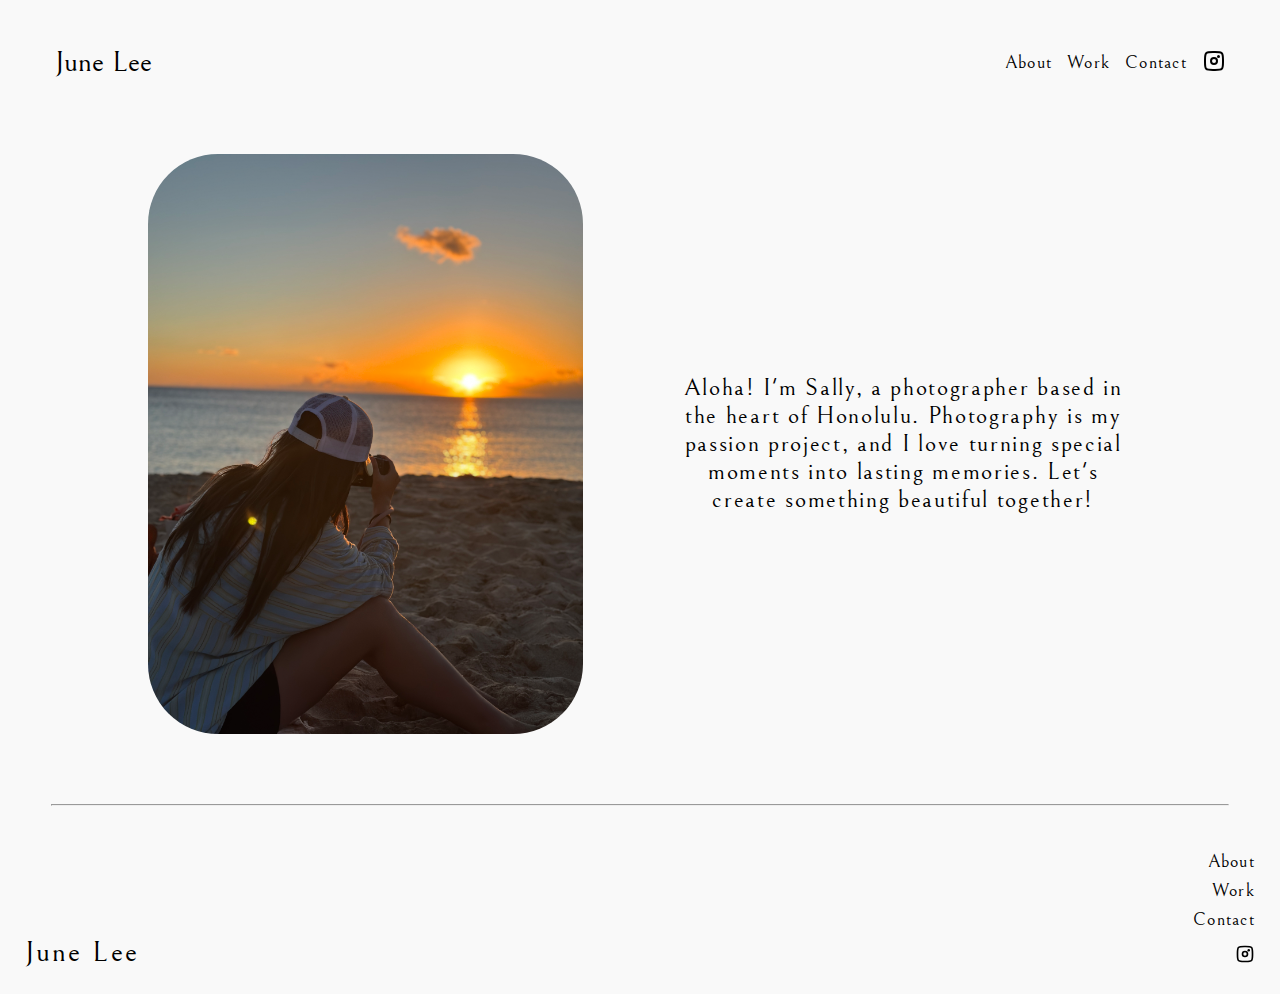
<file: about.html>
<!DOCTYPE html>
<html lang="en">
<head>
    <link rel="stylesheet" href="styles.css">
    <meta charset="UTF-8">
    <meta name="viewport" content="width=device-width, initial-scale=1.0">
    <title>Photo Portfolio</title>

    <link rel="preconnect" href="https://fonts.googleapis.com">
    <link rel="preconnect" href="https://fonts.gstatic.com" crossorigin>
    <link href="https://fonts.googleapis.com/css2?family=Bellefair&display=swap" rel="stylesheet">
</head>
<body>
    <header>
        <nav>
            <a href="index.html" id="name">June Lee</a>

            <div id="hamburger">
                <div class="ham_line"></div>
                <div class="ham_line"></div>
            </div>

            <div id="nav_list">
                <a href="About.html">About</a>
                <a href="index.html">Work</a>
                <a href="contact.html">Contact</a>
                <a href="https://www.instagram.com/archives.june/" target="_blank"><img src="imgs/insta.svg" alt="Insta Logo" id="insta"></a>
            </div>
        </nav>
    </header>

    <main class="about">
        <img src="imgs/sally.jpg" alt="photo" id="sally">
        <p id="about_sally">
            Aloha! I'm Sally, a photographer based in the heart of Honolulu.
            Photography is my passion project, and I love turning special moments into lasting memories.
            Let's create something beautiful together!
        </p>
    </main>

    <hr>
    <footer>
        <a href="index.html" id="ft_name">June Lee</a>

        <div id="footer_list">
            <a href="About.html"><p>About</p></a>
            <a href="index.html"><p>Work</p></a>
            <a href="contact.html"><p>Contact</p></a>
            <a href="https://www.instagram.com/archives.june/" target="_blank"><img src="imgs/insta.svg" alt="Insta Logo" id="ft_insta"></a>
        </div>
    </footer>
    
    <script src="script.js"></script>
</body>
</html>
</file>
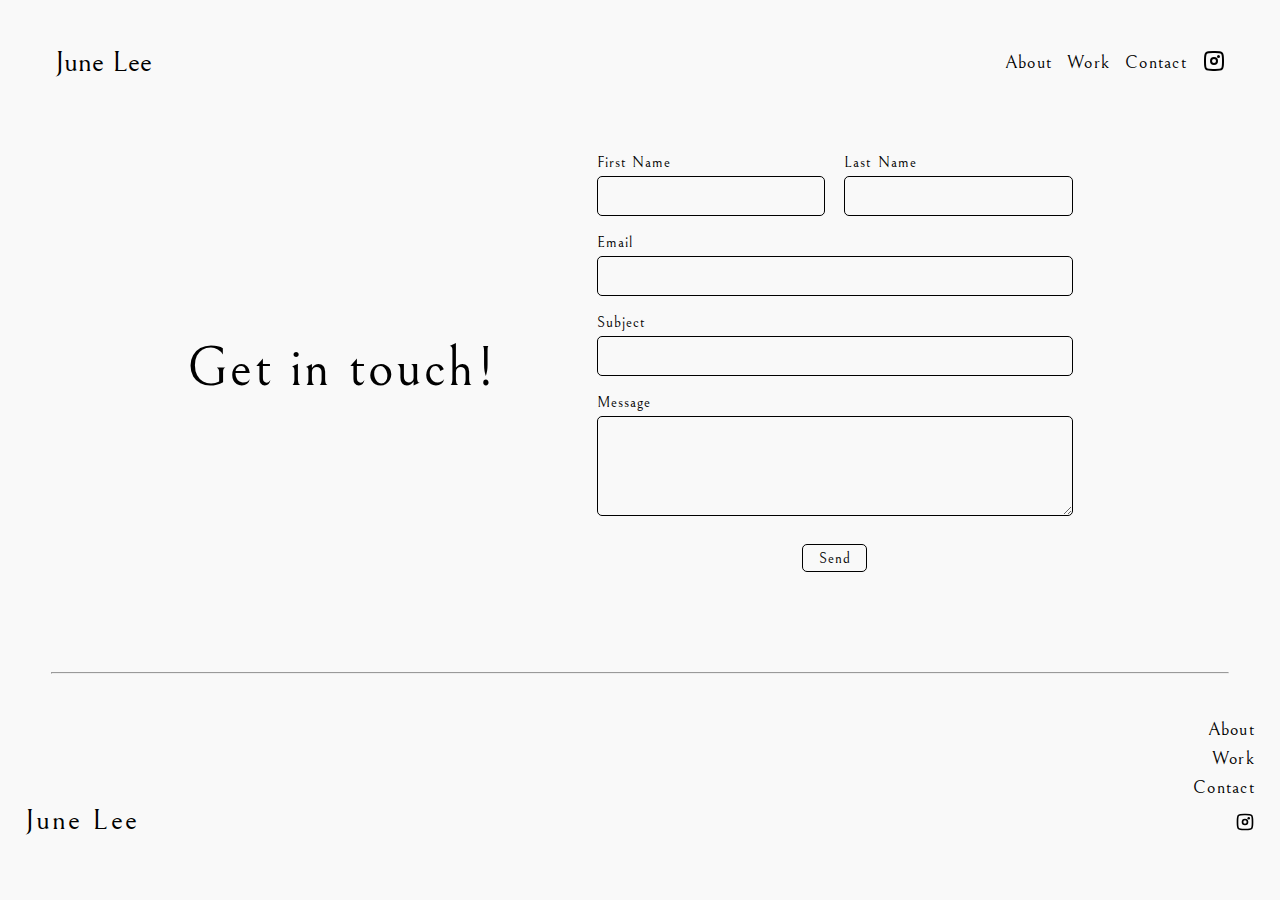
<file: contact.html>
<!DOCTYPE html>
<html lang="en">
<head>
    <link rel="stylesheet" href="styles.css">
    <meta charset="UTF-8">
    <meta name="viewport" content="width=device-width, initial-scale=1.0">
    <title>Photo Portfolio</title>

    <link rel="preconnect" href="https://fonts.googleapis.com">
    <link rel="preconnect" href="https://fonts.gstatic.com" crossorigin>
    <link href="https://fonts.googleapis.com/css2?family=Bellefair&display=swap" rel="stylesheet">
</head>
<body>
    <header>
        <nav>
            <a href="index.html" id="name">June Lee</a>

            <div id="hamburger">
                <div class="ham_line"></div>
                <div class="ham_line"></div>
            </div>

            <div id="nav_list">
                <a href="About.html">About</a>
                <a href="index.html">Work</a>
                <a href="contact.html">Contact</a>
                <a href="https://www.instagram.com/archives.june/" target="_blank"><img src="imgs/insta.svg" alt="Insta Logo" id="insta"></a>
            </div>
        </nav>
    </header>

    <main>
        <div class="contact">
            <h1 id="contactTxt">Get in touch!</h1>
            <form id="contactForm">
                <div id="contactName">
                    <div class="flname">
                        <label for="firstname">First Name</label>
                        <input type="text" id="firstname" name="firstname" required>
                    </div>
                    <div class="flname">
                        <label for="lastname">Last Name</label>
                        <input type="text" id="lastname" name="lastname" required>
                    </div>
                </div>

                <label for="email">Email</label>
                <input type="email" id="email" name="email" required>

                <label for="subject">Subject</label>
                <input type="text" id="subject" name="subject" required>

                <label for="message">Message</label>
                <textarea id="message" name="message" required></textarea>

                <button type="submit">Send</button>
            </form>
        </div>
    </main>

    <hr>
    <footer>
        <a href="index.html" id="ft_name">June Lee</a>

        <div id="footer_list">
            <a href="About.html"><p>About</p></a>
            <a href="index.html"><p>Work</p></a>
            <a href="contact.html"><p>Contact</p></a>
            <a href="https://www.instagram.com/archives.june/" target="_blank"><img src="imgs/insta.svg" alt="Insta Logo" id="ft_insta"></a>
        </div>
    </footer>

    <script src="script.js"></script>

</body>
</html>
</file>
<file: styles.css>
* {
    margin: 0;
    padding: 0;
    box-sizing: border-box;
    font-family: 'Bellefair', serif;
    font-weight: 400;
    color: black;
    background-color: #f9f9f9;
    letter-spacing: 0.07em;
}

/* nav bar*/
nav{
  display: flex;
  justify-content: space-between;
  align-items: center;
  font-weight: 300;
  font-size: 16px;
  padding: 40px 25px 25px;
  position: relative;
}

a {
    text-decoration: none;
    font-size: 18px;
}

a:hover, .imgView img:hover, .popup button:hover, .popup span:hover, #hamburger:hover{
  cursor: pointer;
}

a:hover{
  color:rgb(50, 50, 50);
  font-style: italic;
}

#name, #ft_name{
  font-size: 30px;
}

#name{
  position: relative;
  letter-spacing: 0;
}

#hamburger{
  display: flex;
  flex-direction: column;
  justify-content: center;
  align-items: center;
}

.ham_line{
  width: 27.5px;
  height: 1px;
  margin: 6px 0;
  transition: 0.3s ease;
  background-color: #000000;
}

#nav_list{
  display: none;
  position: absolute;
  font-size: 24px;
}

#nav_list.active{
  display: flex;
  flex-direction: column;
  justify-content: center;
  align-items: center;
  background-color: #f9f9f9;;
  top: 89px;
  right: 0;
  width: 100%;
  height: 90vh;
  gap: 30px;
  position: fixed;
}

#hamburger.active .ham_line:nth-child(1){
  transform: translate(0px, 6.5px) rotate(45deg);
}

#hamburger.active .ham_line:nth-child(2){
  transform: translate(0px, -6.5px) rotate(-45deg);
}

body.active{
  overflow: hidden;
}

#insta{
  margin-top: 8px;
  width: 25px;
  height: 25px;
}

.albums{
  display: flex;
  flex-direction: column;
  align-items: center;
  padding-bottom: 30px;
}

.home_img{
  padding: 50px 50px 25px;
  gap: 20px; 
  width: 90vw;
  height: 115vw;
  object-fit: cover;
}

.imgView{
  margin-top: 50px;
  display: flex;
  flex-direction: column;
}

.imgView img{
  margin: 20px auto;
  width: 80vw;
  height: 100%;
}

.home_img:hover, .imgView img:hover{
  opacity: 60%;
}

.popup{
  position: fixed;
  top: 0;
  left: 0;
  width: 100%;
  height: 100%;
  z-index: 100;
  display: none;
}

.popup span{
  position: absolute;
  top: 10px;
  right: 30px;
  font-size: 60px;
  z-index: 100;
  background-color: transparent;
}

.popup img{
  position: absolute;
  top: 31vw;
  left: 2.5vw;
  width: 95vw;
  object-fit: cover;
}

.popup button{
  display: flex;
  align-items: end;
  border: none;
  font-size: 20px;
  width: 50vw;
  height: 100vh;
  padding: 0 10px 30px;
}

.popup button:hover{
  background-color: transparent;
  font-size: 22px;
  color: black;
}

.prev{
  display: inline;
  float: left;
}

.next{
  display: inline;
  float: right;
  justify-content: end;
}

/* contact.html */
.contact{
  display: flex;
  flex-direction: column;
  align-items: center;
}

#contactTxt{
  font-size: 50px;
  padding: 40px;
  text-align: center;
}

#contactForm{
  display: flex;
  flex-direction: column;
  justify-content: space-between;
  font-size: 14px;
  padding: 20px;
  width: 90vw;
}

input, textarea, button{
  margin: 5px 0 18px;
  border: 1px solid black;
  border-radius: 5px; 
}

input{
  height: 40px;
}

textarea{
  height: 100px;
}

label, button{
  font-size: 15px;
}

.flname{
  display: flex;
  flex-direction: column;
  width: 48%;
}

#contactName{
  display: flex;
  flex-direction: row;
  justify-content: space-between;
}

button{
  width: 65px;
  height: 28px;
  margin: 10px auto;
}

button:hover{
  background-color: #000000;
  color: white;
}

footer{
  display: flex;
  bottom: 0;
  padding: 25px;
  justify-content: space-between;
  align-items: flex-end;
}

hr{
  margin: 70px auto 20px;
  width: 92%;
}

#footer_list{
  text-align: right;
}

#footer_list p{
  padding-bottom: 8px;
}

#ft_insta{
  margin-top: 6px;
  width: 20px;
  height: 20px;
}

.about{
  display: flex;
  flex-direction: column;
  margin: 50px 20px;
  align-items: center;
}

#sally, #about_sally{
  width: 55vw;
  height: 100%;
}

#about_sally{
  margin: 40px;
  text-align: center;
  font-size: 17px;
}


@media (min-width: 700px){
  nav{
      margin: 20px 30px;
  }

  #hamburger{
    display: none;
  }

  #nav_list{
    display: flex;
    flex-direction: row;
    gap: 15px;
    right: 0;
    align-items: center;
    padding-right: 24px;
  }

  #insta{
      width: 24px;
      height: 24px;
      margin-bottom: 5px
  }

  #mainContent{
    display: flex;
    flex-direction: row;
    flex-wrap: wrap;
    justify-content: space-between;
    margin: 0px 55px;
  }

 .home_img{
    width: 40vw;
    height: 45vh;
    object-fit: cover;
    padding: 20px 0px;
 }

 .imgView{
    flex-direction: row;
    margin: auto 40px;
    flex-wrap: wrap;
    justify-content: space-between;
 }

 .imgView img{
    width: 42vw;
    height: 45vh;
    object-fit: cover;
 }

  .contact{
      margin: 30px auto;
      flex-direction: row;
      width: 96%;
      padding-top: -5px;
      justify-content: center;
  }

  #contactForm{
      width: 42%;
      margin-left: 40px
  }

  #contactTxt{
      font-size: 55px;
      letter-spacing: 0.04em;
      text-align: left;
      padding-left: 0px;
  }
  
  .popup img{
    top: 13.3vw;
    left: 12.5vw;
    width: 75vw;
    height: 80vh;
  }

  .popup button{
    padding: 0 30px 40px;
    font-size: 28px;
  }

  .popup button:hover{
    font-size: 30px;
  }

  .about{
    flex-direction: row;
  }

  #sally{
    margin-left: 30px;
    width: 40vw;
    border-radius: 70px;
  }
  
  #about_sally{
    font-size: 22px;
  }
}

@media (min-width: 900px) {
  nav{
    margin: 5px 30px;
  }

  .home_img{
    width: 29vw;
    height: 72vh;
  }

  .imgView img{
    width: 29vw;
    height: 56vh;
  }

  .popup img{
    top: 7.28vw;
    left: 28vw;
    width: 44vw;
    height: 82vh;
  }

  .popup button{
    padding: 0 30px 40px;
    font-size: 20px;
  }

  .popup button:hover{
    font-size: 22px;
  }

  #sally{
    width: 34vw;
    margin-left: 10vw;
  }

  #about_sally{
    width: 36vw;
    margin-left: 7vw;
    font-size: 24px;
  }
}

@media (min-width: 1280px) {
  .home_img{
    width: 30vw;
    height: 80vh;
  }

  .imgView img{
    width: 23vw;
    height: 64vh;
  }

  .popup img{
    top: 4.23vw;
    left: 33vw;
    width: 34vw;
    height: 85vh;
  }
}
</file>
